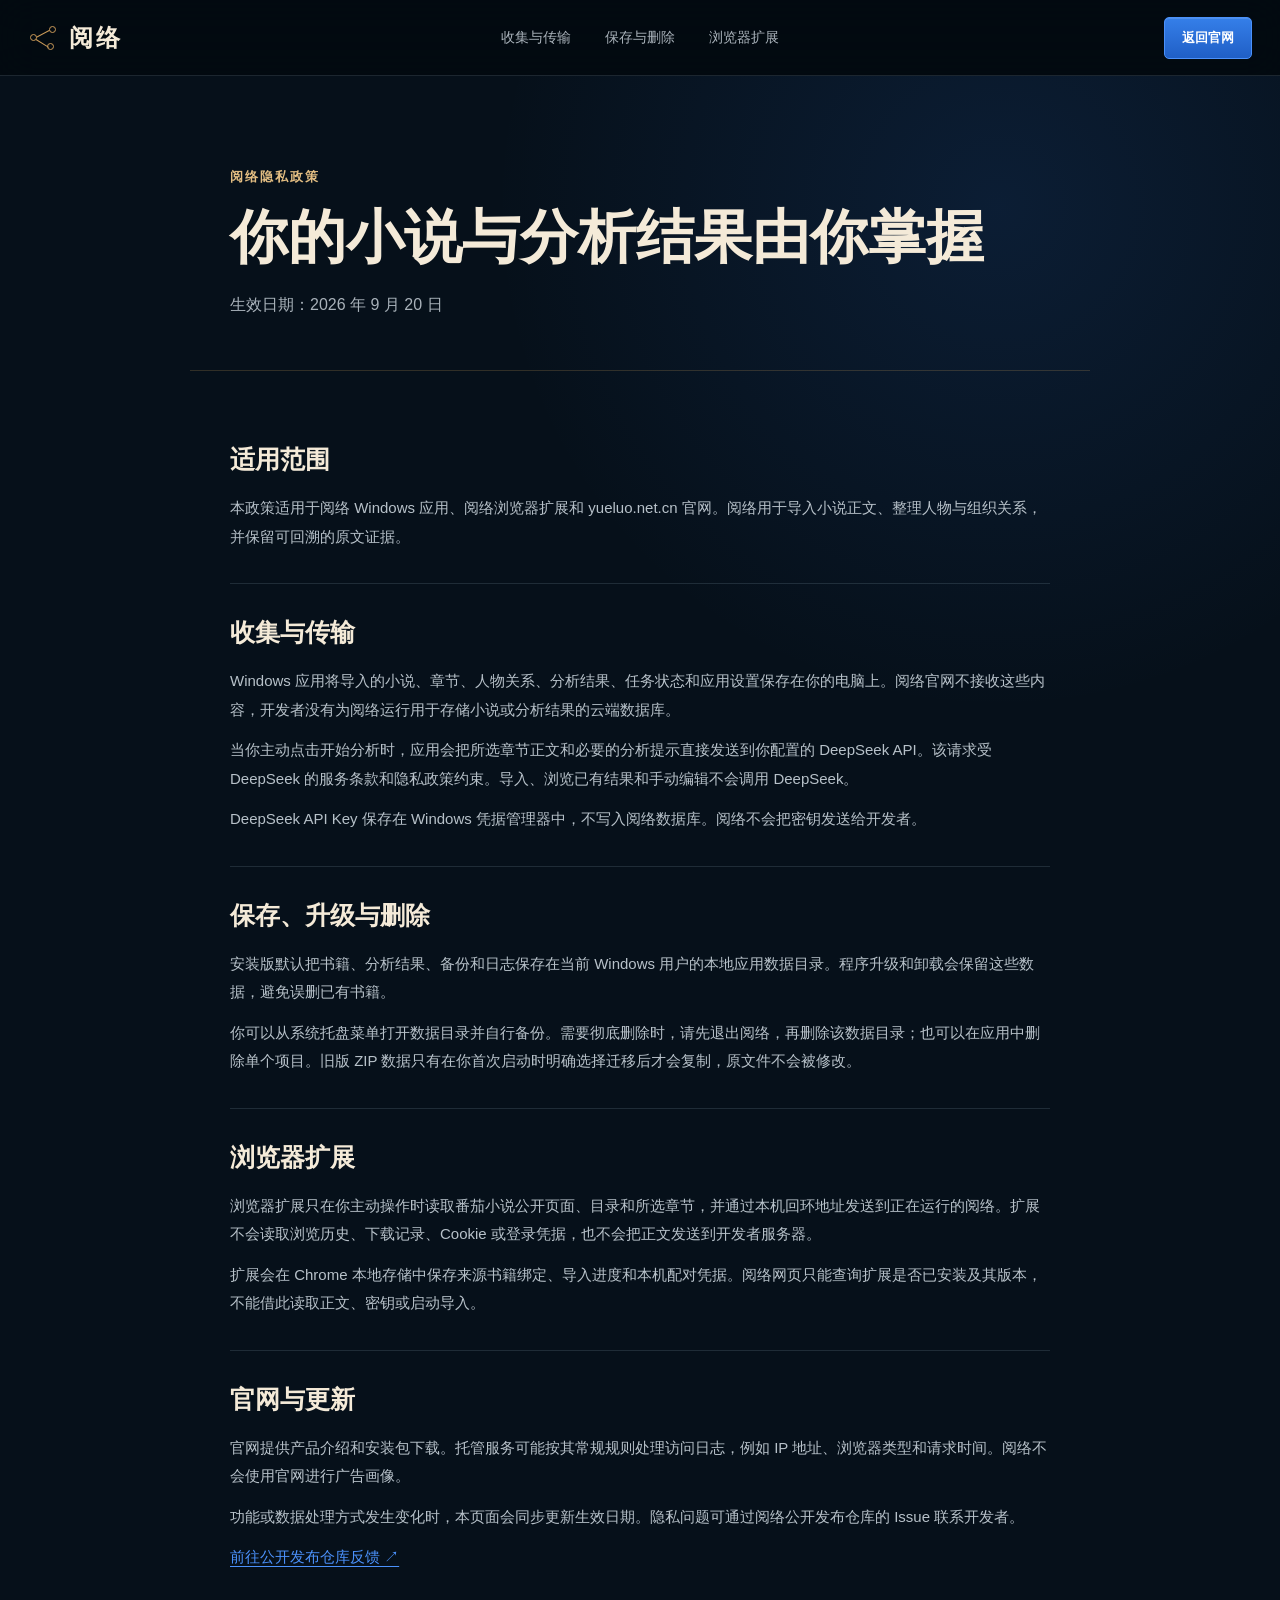
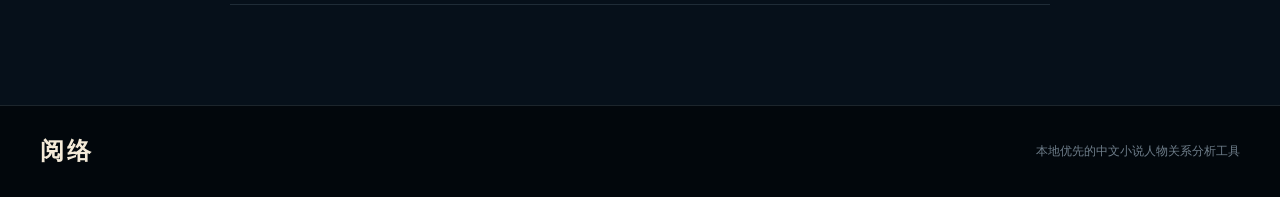
<file: privacy.html>
<!doctype html>
<html lang="zh-CN">
  <head>
    <meta charset="utf-8">
    <meta name="viewport" content="width=device-width, initial-scale=1">
    <meta name="theme-color" content="#07111c">
    <title>隐私政策 - 阅络</title>
    <meta name="description" content="阅络 Windows 应用和浏览器扩展的隐私政策，包括本地数据、DeepSeek 分析与数据删除说明。">
    <meta name="robots" content="index, follow">
    <link rel="canonical" href="https://yueluo.net.cn/privacy.html">
    <link rel="stylesheet" href="/styles.css?v=20260920-2">
  </head>
  <body>
    <header class="site-header">
      <a class="brand" href="/" aria-label="返回阅络首页">
        <span class="brand-mark" aria-hidden="true"><i></i><i></i><i></i></span>
        <span class="brand-name">阅络</span>
      </a>
      <nav class="site-nav" aria-label="隐私政策导航">
        <a href="#collection">收集与传输</a>
        <a href="#storage">保存与删除</a>
        <a href="#extension">浏览器扩展</a>
      </nav>
      <a class="header-download" href="/">返回官网</a>
    </header>

    <main class="legal-page">
      <header class="legal-hero">
        <p class="legal-kicker">阅络隐私政策</p>
        <h1>你的小说与分析结果由你掌握</h1>
        <p>生效日期：2026 年 9 月 20 日</p>
      </header>

      <article class="legal-content">
        <section>
          <h2>适用范围</h2>
          <p>本政策适用于阅络 Windows 应用、阅络浏览器扩展和 yueluo.net.cn 官网。阅络用于导入小说正文、整理人物与组织关系，并保留可回溯的原文证据。</p>
        </section>

        <section id="collection">
          <h2>收集与传输</h2>
          <p>Windows 应用将导入的小说、章节、人物关系、分析结果、任务状态和应用设置保存在你的电脑上。阅络官网不接收这些内容，开发者没有为阅络运行用于存储小说或分析结果的云端数据库。</p>
          <p>当你主动点击开始分析时，应用会把所选章节正文和必要的分析提示直接发送到你配置的 DeepSeek API。该请求受 DeepSeek 的服务条款和隐私政策约束。导入、浏览已有结果和手动编辑不会调用 DeepSeek。</p>
          <p>DeepSeek API Key 保存在 Windows 凭据管理器中，不写入阅络数据库。阅络不会把密钥发送给开发者。</p>
        </section>

        <section id="storage">
          <h2>保存、升级与删除</h2>
          <p>安装版默认把书籍、分析结果、备份和日志保存在当前 Windows 用户的本地应用数据目录。程序升级和卸载会保留这些数据，避免误删已有书籍。</p>
          <p>你可以从系统托盘菜单打开数据目录并自行备份。需要彻底删除时，请先退出阅络，再删除该数据目录；也可以在应用中删除单个项目。旧版 ZIP 数据只有在你首次启动时明确选择迁移后才会复制，原文件不会被修改。</p>
        </section>

        <section id="extension">
          <h2>浏览器扩展</h2>
          <p>浏览器扩展只在你主动操作时读取番茄小说公开页面、目录和所选章节，并通过本机回环地址发送到正在运行的阅络。扩展不会读取浏览历史、下载记录、Cookie 或登录凭据，也不会把正文发送到开发者服务器。</p>
          <p>扩展会在 Chrome 本地存储中保存来源书籍绑定、导入进度和本机配对凭据。阅络网页只能查询扩展是否已安装及其版本，不能借此读取正文、密钥或启动导入。</p>
        </section>

        <section>
          <h2>官网与更新</h2>
          <p>官网提供产品介绍和安装包下载。托管服务可能按其常规规则处理访问日志，例如 IP 地址、浏览器类型和请求时间。阅络不会使用官网进行广告画像。</p>
          <p>功能或数据处理方式发生变化时，本页面会同步更新生效日期。隐私问题可通过阅络公开发布仓库的 Issue 联系开发者。</p>
          <p><a href="https://github.com/liyuan9527110-sketch/yueluo-public/issues">前往公开发布仓库反馈 ↗</a></p>
        </section>
      </article>
    </main>

    <footer class="site-footer">
      <a class="brand" href="/"><span class="brand-name">阅络</span></a>
      <span>本地优先的中文小说人物关系分析工具</span>
    </footer>
  </body>
</html>
</file>
<file: styles.css>
:root {
  color-scheme: dark;
  --ink: #07111c;
  --ink-deep: #030a11;
  --ink-soft: #0b1925;
  --paper: #f2e8d6;
  --paper-deep: #decdb0;
  --text: #f4ead8;
  --muted: #a9b2ba;
  --subtle: #6f7e8b;
  --blue: #2f78e5;
  --blue-bright: #4b91fb;
  --gold: #c99a58;
  --gold-soft: #e2bd82;
  --line: rgba(201, 154, 88, 0.22);
  --line-cool: rgba(143, 169, 190, 0.18);
  --serif: "Noto Serif SC", "Songti SC", "STSong", "SimSun", serif;
  --sans: Inter, "Segoe UI", "Microsoft YaHei UI", "Microsoft YaHei", sans-serif;
}

* { box-sizing: border-box; }
html { scroll-behavior: smooth; scroll-padding-top: 76px; }
body { margin: 0; color: var(--text); background: var(--ink-deep); font-family: var(--sans); text-rendering: optimizeLegibility; }
a { color: inherit; text-decoration: none; }
svg { display: block; }

.site-header {
  height: 76px;
  padding: 0 max(28px, calc((100vw - 1440px) / 2));
  position: sticky;
  top: 0;
  z-index: 50;
  display: grid;
  grid-template-columns: 1fr auto 1fr;
  align-items: center;
  gap: 36px;
  background: rgba(3, 10, 17, 0.9);
  border-bottom: 1px solid var(--line-cool);
  backdrop-filter: blur(20px);
}

.brand { display: inline-flex; align-items: center; gap: 11px; width: fit-content; }
.brand-name { font-family: var(--serif); font-size: 24px; font-weight: 700; letter-spacing: 0.12em; }
.brand-mark { width: 30px; height: 30px; position: relative; display: block; }
.brand-mark i { width: 7px; height: 7px; position: absolute; border: 1px solid var(--gold); border-radius: 50%; background: var(--ink-deep); }
.brand-mark i:nth-child(1) { left: 2px; top: 11px; }
.brand-mark i:nth-child(2) { right: 2px; top: 3px; }
.brand-mark i:nth-child(3) { right: 4px; bottom: 3px; }
.brand-mark::before,
.brand-mark::after { content: ""; height: 1px; position: absolute; left: 8px; background: var(--gold); transform-origin: left center; }
.brand-mark::before { width: 16px; top: 14px; transform: rotate(-28deg); }
.brand-mark::after { width: 15px; top: 16px; transform: rotate(32deg); }

.site-nav { display: flex; align-items: center; gap: 34px; color: var(--muted); font-size: 14px; }
.site-nav a { position: relative; padding: 28px 0; }
.site-nav a::after { content: ""; height: 2px; position: absolute; left: 50%; right: 50%; bottom: 18px; background: var(--gold); transition: left 180ms ease, right 180ms ease; }
.site-nav a:hover,
.site-nav a:focus-visible { color: var(--text); }
.site-nav a:hover::after,
.site-nav a:focus-visible::after { left: 0; right: 0; }

.header-download { justify-self: end; min-height: 42px; padding: 0 17px; display: inline-flex; align-items: center; gap: 9px; color: white; background: linear-gradient(180deg, #357fe9, #205fc6); border: 1px solid #4b91fb; border-radius: 5px; box-shadow: inset 0 1px rgba(255,255,255,.13); font-size: 13px; font-weight: 700; }
.header-download svg { width: 17px; height: 17px; fill: currentColor; }

.hero { min-height: 700px; position: relative; overflow: hidden; background: radial-gradient(circle at 68% 46%, rgba(40, 99, 146, .14), transparent 36%), linear-gradient(135deg, #030a11 0%, #071522 52%, #040b12 100%); border-bottom: 1px solid var(--line); }
.hero::before { content: ""; width: 620px; height: 350px; position: absolute; left: -120px; bottom: -170px; opacity: .35; background: repeating-radial-gradient(ellipse at center, transparent 0 15px, rgba(201,154,88,.2) 16px 17px, transparent 18px 31px); transform: rotate(-8deg); }
.hero-grid { max-width: 1440px; min-height: 624px; margin: 0 auto; padding: 76px 40px 60px; display: grid; grid-template-columns: minmax(500px, .9fr) minmax(560px, 1.1fr); align-items: center; gap: 44px; }
.hero-copy { position: relative; z-index: 2; }
.hero h1 { margin: 0; max-width: 620px; font-family: var(--serif); font-size: clamp(44px, 3.4vw, 60px); font-weight: 700; line-height: 1.24; letter-spacing: .02em; text-wrap: balance; }
.hero-copy > p { max-width: 580px; margin: 26px 0 0; color: #b7c1c9; font-size: 17px; line-height: 1.9; }
.hero-actions { margin-top: 34px; display: flex; flex-wrap: wrap; gap: 13px; }
.button { min-height: 48px; padding: 0 19px; display: inline-flex; align-items: center; justify-content: center; gap: 9px; border: 1px solid transparent; border-radius: 5px; font-size: 14px; font-weight: 700; transition: transform 160ms ease, background 160ms ease, border-color 160ms ease, box-shadow 160ms ease; }
.button:hover,
.button:focus-visible,
.header-download:hover,
.header-download:focus-visible { transform: translateY(-2px); }
.button svg { width: 18px; height: 18px; fill: none; stroke: currentColor; stroke-width: 2; stroke-linecap: round; stroke-linejoin: round; }
.button-primary { color: white; background: linear-gradient(180deg, #357fe9, #205fc6); border-color: #4b91fb; box-shadow: 0 14px 32px rgba(32, 95, 198, .2), inset 0 1px rgba(255,255,255,.13); }
.button-primary:hover { box-shadow: 0 18px 40px rgba(32, 95, 198, .32), inset 0 1px rgba(255,255,255,.13); }
.button-secondary { color: #e7ddcd; background: rgba(9, 24, 36, .76); border-color: rgba(201, 154, 88, .42); }
.button-secondary:hover { background: rgba(16, 38, 55, .88); border-color: var(--gold); }

.product-stage { margin: 0; position: relative; z-index: 1; }
.product-stage::before { content: ""; position: absolute; inset: -10px; z-index: -1; border: 1px solid rgba(201,154,88,.4); box-shadow: 0 0 60px rgba(201,154,88,.15); }
.product-stage img { width: 100%; display: block; aspect-ratio: 16/10; object-fit: cover; border: 1px solid rgba(128, 161, 187, .38); box-shadow: 0 30px 80px rgba(0,0,0,.52); }
.product-stage figcaption { margin-top: 12px; color: var(--subtle); text-align: right; font-size: 11px; line-height: 1.6; }
.stage-line { position: absolute; z-index: -1; display: block; height: 1px; background: linear-gradient(90deg, transparent, var(--gold), transparent); }
.stage-line::after { content: ""; width: 7px; height: 7px; position: absolute; top: -3px; border-radius: 50%; background: var(--gold-soft); box-shadow: 0 0 16px var(--gold); }
.stage-line-one { width: 190px; left: -130px; top: 18%; transform: rotate(-12deg); }
.stage-line-two { width: 180px; right: -100px; bottom: 18%; transform: rotate(16deg); }
.stage-line-one::after { right: 20%; }
.stage-line-two::after { left: 32%; }
.story-rail { height: 76px; max-width: 1440px; margin: 0 auto; padding: 0 40px; display: flex; align-items: center; gap: 14px; color: rgba(201,154,88,.65); font-family: var(--serif); font-size: 13px; }
.story-rail i { width: 70px; height: 1px; position: relative; background: linear-gradient(90deg, rgba(201,154,88,.2), rgba(201,154,88,.72)); }
.story-rail i::after { content: ""; width: 5px; height: 5px; position: absolute; right: 0; top: -2px; border: 1px solid var(--gold); border-radius: 50%; background: var(--ink); }

.section { padding: 96px 40px; }
.section-heading { max-width: 720px; }
.section-heading.centered { margin: 0 auto; text-align: center; }
.section h2 { margin: 0; font-family: var(--serif); font-size: clamp(34px, 3vw, 48px); line-height: 1.3; letter-spacing: .04em; }
.section-heading p { margin: 16px 0 0; color: var(--muted); font-size: 15px; line-height: 1.8; }

.capability-section { background: #07131e; border-bottom: 1px solid var(--line); }
.capability-columns { max-width: 1160px; margin: 58px auto 0; display: grid; grid-template-columns: 1fr 1fr; }
.capability-columns article { min-height: 260px; padding: 18px 58px; display: grid; grid-template-columns: 62px 1fr; gap: 24px; }
.capability-columns article + article { border-left: 1px solid var(--line); }
.line-icon { width: 54px; height: 54px; display: grid; place-items: center; color: var(--gold); }
.line-icon svg { width: 48px; height: 48px; fill: none; stroke: currentColor; stroke-width: 1.6; stroke-linecap: round; stroke-linejoin: round; }
.capability-columns h3 { margin: 7px 0 22px; font-family: var(--serif); font-size: 26px; letter-spacing: .08em; }
.capability-columns ul { margin: 0; padding: 0; display: grid; gap: 13px; color: #aeb9c1; list-style: none; font-size: 14px; line-height: 1.65; }
.capability-columns li { padding-left: 17px; position: relative; }
.capability-columns li::before { content: ""; width: 4px; height: 4px; position: absolute; left: 0; top: .72em; border-radius: 50%; background: var(--gold); }

.evidence-section { position: relative; overflow: hidden; background: linear-gradient(180deg, #06111b, #07131e); border-bottom: 1px solid var(--line); }
.evidence-section::after { content: ""; width: 340px; height: 340px; position: absolute; right: -110px; bottom: 40px; opacity: .2; border: 1px solid var(--gold); border-radius: 50%; box-shadow: 0 0 0 36px transparent, 0 0 0 37px rgba(201,154,88,.35), 0 0 0 78px transparent, 0 0 0 79px rgba(201,154,88,.2); }
.evidence-layout { max-width: 1240px; margin: 50px auto 0; display: grid; grid-template-columns: .92fr 1.08fr; position: relative; z-index: 1; border: 1px solid var(--line); }
.reading-note { min-height: 420px; padding: 35px 38px; color: #3b3a36; background: var(--paper); box-shadow: inset -18px 0 40px rgba(104, 82, 50, .08); }
.note-item { padding-bottom: 20px; }
.note-item span { color: #635845; font-family: var(--serif); font-size: 14px; font-weight: 700; }
.note-item p { margin: 8px 0 0; color: #5e5a52; font-size: 12px; line-height: 1.75; }
.relation-scale { margin: 1px 0 24px; display: grid; grid-template-columns: auto 1fr auto 1fr auto; align-items: center; gap: 8px; color: #736b60; font-size: 11px; }
.relation-scale i { height: 2px; background: linear-gradient(90deg, #7d8b9b, #2f78e5); }
.relation-scale i:nth-of-type(2) { background: linear-gradient(90deg, #2f78e5, #d15a5a); }
.relation-scale b { color: #2f78e5; font-weight: 700; }
.reading-note blockquote { margin: 0; padding: 18px 0 0 28px; position: relative; color: #46413a; border-top: 1px solid rgba(90, 78, 60, .18); font-family: var(--serif); font-size: 13px; line-height: 1.9; }
.reading-note blockquote::before { content: "“"; position: absolute; left: 0; top: 8px; color: #2f668d; font-size: 32px; }
.reading-note cite { display: block; margin-top: 9px; color: #8b8173; text-align: right; font-size: 10px; font-style: normal; }
.timeline-panel { min-height: 420px; padding: 34px 40px; background: rgba(7, 19, 30, .9); }
.timeline-panel header { display: flex; align-items: baseline; gap: 8px; font-family: var(--serif); font-size: 19px; }
.timeline-panel header small { color: var(--subtle); font-family: var(--sans); font-size: 10px; }
.timeline-panel ol { margin: 26px 0 0; padding: 0; display: grid; gap: 0; list-style: none; }
.timeline-panel li { min-height: 74px; padding-left: 34px; position: relative; }
.timeline-panel li::before { content: ""; width: 1px; position: absolute; left: 7px; top: 16px; bottom: -1px; background: repeating-linear-gradient(to bottom, rgba(145,168,187,.5) 0 4px, transparent 4px 8px); }
.timeline-panel li:last-child::before { display: none; }
.timeline-panel li > i { width: 14px; height: 14px; position: absolute; left: 0; top: 2px; border: 3px solid #0a1824; border-radius: 50%; background: var(--blue-bright); }
.timeline-panel li:nth-child(2) > i { background: #78af79; }
.timeline-panel li:nth-child(3) > i { background: #d7a35c; }
.timeline-panel li:nth-child(4) > i { background: #dc6767; }
.timeline-panel strong { font-family: var(--serif); font-size: 13px; font-weight: 600; }
.timeline-panel p { margin: 6px 0 0; color: #8797a3; font-size: 11px; line-height: 1.6; }

.theme-section { background: #06101a; border-bottom: 1px solid var(--line); }
.theme-showcase { max-width: 1260px; margin: 50px auto 0; display: grid; grid-template-columns: repeat(5, 1fr); gap: 18px; }
.theme-card { margin: 0; padding: 8px 8px 16px; border: 1px solid var(--line-cool); background: #0a1723; transition: transform 180ms ease, border-color 180ms ease, box-shadow 180ms ease; }
.theme-card:hover { transform: translateY(-7px); border-color: var(--gold); box-shadow: 0 20px 44px rgba(0,0,0,.28); }
.theme-card h3 { margin: 13px 0 0; text-align: center; font-family: var(--serif); font-size: 17px; font-weight: 600; letter-spacing: .1em; }
.mini-shell { height: 190px; position: relative; overflow: hidden; border: 1px solid currentColor; background: currentColor; }
.mini-shell::before { content: ""; width: 31%; position: absolute; inset: 18px auto 0 0; opacity: .14; background: #fff; }
.mini-shell::after { content: ""; height: 17px; position: absolute; inset: 0 0 auto; opacity: .16; background: #fff; }
.mini-shell span { width: 26%; height: 14px; position: absolute; left: 3%; top: 30px; border: 1px solid currentColor; filter: invert(1); opacity: .5; }
.mini-shell i,
.mini-shell b,
.mini-shell em { width: 17px; height: 17px; position: absolute; border: 2px solid; border-radius: 50%; background: transparent; box-shadow: 0 0 0 8px rgba(255,255,255,.04); }
.mini-shell i { left: 47%; top: 42%; }
.mini-shell b { left: 68%; top: 30%; }
.mini-shell em { left: 72%; top: 67%; }
.mini-shell i::after,
.mini-shell b::after { content: ""; width: 56px; height: 1px; position: absolute; left: 14px; top: 7px; background: currentColor; transform: rotate(-22deg); }
.theme-ink { color: #dceaf6; }.theme-ink .mini-shell { background: #071521; border-color: #2e7df4; }.theme-ink .mini-shell i,.theme-ink .mini-shell b,.theme-ink .mini-shell em { color: #4b91fb; }
.theme-cute { color: #633f4b; background: #f8e7eb; border-color: #ed9aac; }.theme-cute .mini-shell { background: #fff6f7; border-color: #ee7894; }.theme-cute .mini-shell i,.theme-cute .mini-shell b,.theme-cute .mini-shell em { color: #ee7894; }
.theme-cyber { color: #f0d9ff; background: #120b20; border-color: #a742c7; }.theme-cyber .mini-shell { background: #090712; border-color: #37f4d3; }.theme-cyber .mini-shell i,.theme-cyber .mini-shell b,.theme-cyber .mini-shell em { color: #e04cff; }
.theme-pastoral { color: #dfe8d6; background: #263423; border-color: #718a62; }.theme-pastoral .mini-shell { background: #354331; border-color: #8aa174; }.theme-pastoral .mini-shell i,.theme-pastoral .mini-shell b,.theme-pastoral .mini-shell em { color: #abc98d; }
.theme-minimal { color: #303a43; background: #eceff2; border-color: #c7cdd3; }.theme-minimal .mini-shell { background: #fff; border-color: #b7c1ca; }.theme-minimal .mini-shell i,.theme-minimal .mini-shell b,.theme-minimal .mini-shell em { color: #2367d1; }

.privacy-section { position: relative; overflow: hidden; background: #07131e; border-bottom: 1px solid var(--line); }
.privacy-rail { max-width: 1240px; margin: 54px auto 0; display: grid; grid-template-columns: repeat(3, 1fr); }
.privacy-rail article { padding: 8px 34px; display: grid; grid-template-columns: 54px 1fr; gap: 22px; }
.privacy-rail article + article { border-left: 1px solid var(--line); }
.privacy-rail svg { width: 50px; height: 50px; fill: none; stroke: var(--gold); stroke-width: 1.7; stroke-linecap: round; stroke-linejoin: round; }
.privacy-rail h3 { margin: 3px 0 8px; font-family: var(--serif); font-size: 17px; }
.privacy-rail p { margin: 0; color: var(--muted); font-size: 12px; line-height: 1.7; }

.download-section,
.download-panel { position: relative; overflow: hidden; text-align: center; background: radial-gradient(circle at 50% 118%, rgba(47,120,229,.2), transparent 34%), #050e17; }
.download-section::before { content: ""; width: 420px; height: 240px; position: absolute; right: -70px; bottom: -110px; opacity: .28; background: repeating-radial-gradient(ellipse at center, transparent 0 14px, rgba(201,154,88,.2) 15px 16px, transparent 17px 29px); }
.steps { max-width: 1100px; margin: 52px auto 38px; padding: 0; display: grid; grid-template-columns: repeat(3, 1fr); list-style: none; text-align: left; }
.steps li { min-height: 92px; padding: 0 42px; position: relative; display: grid; grid-template-columns: 42px 1fr; gap: 15px; align-items: start; }
.steps li + li { border-left: 1px solid var(--line); }
.steps strong { width: 36px; height: 36px; display: grid; place-items: center; color: var(--gold-soft); border: 1px solid var(--gold); border-radius: 50%; font-family: var(--serif); font-size: 17px; }
.steps span { display: block; margin-top: 3px; font-family: var(--serif); font-size: 16px; font-weight: 700; }
.steps p { margin: 7px 0 0; color: var(--muted); font-size: 11px; line-height: 1.6; }
.final-download { min-width: 310px; }
.final-download svg { fill: currentColor; stroke: none; }
.download-version { margin: 16px 0 0; display: flex; align-items: center; justify-content: center; gap: 6px; color: #c5d2dc; font-size: 12px; }
.download-version > span { width: 7px; height: 7px; border-radius: 50%; background: #63c48c; box-shadow: 0 0 12px rgba(99,196,140,.55); }
.download-version strong { color: white; font-size: 13px; }
.download-version small { color: var(--subtle); font-size: 11px; }
.download-note { margin: 14px 0 0; color: var(--subtle); font-size: 11px; }

.site-footer { min-height: 92px; padding: 0 max(40px, calc((100vw - 1360px) / 2)); display: flex; align-items: center; justify-content: space-between; gap: 24px; color: var(--subtle); background: #02070c; border-top: 1px solid var(--line-cool); font-size: 12px; }
.site-footer .brand { color: var(--text); }

.not-found { min-height: 100vh; padding: 8vw; display: grid; align-content: center; gap: 42px; background: radial-gradient(circle at 75% 20%, rgba(47,120,229,.12), transparent 34%), var(--ink-deep); }
.not-found section { max-width: 600px; }
.not-found h1 { margin: 0; font-family: var(--serif); font-size: 52px; }
.not-found p { margin: 20px 0 28px; color: var(--muted); font-size: 16px; line-height: 1.8; }

.legal-page { min-height: calc(100vh - 92px); background: radial-gradient(circle at 78% 8%, rgba(47,120,229,.13), transparent 28%), #06101a; }
.legal-hero { max-width: 900px; margin: 0 auto; padding: 92px 40px 54px; border-bottom: 1px solid var(--line); }
.legal-kicker { margin: 0 0 14px; color: var(--gold-soft); font-size: 13px; font-weight: 700; letter-spacing: .16em; }
.legal-hero h1 { margin: 0; font-family: var(--serif); font-size: clamp(38px, 5vw, 58px); line-height: 1.3; }
.legal-hero > p:last-child { margin: 20px 0 0; color: var(--muted); }
.legal-content { max-width: 900px; margin: 0 auto; padding: 40px 40px 100px; }
.legal-content section { padding: 32px 0; border-bottom: 1px solid var(--line-cool); }
.legal-content h2 { margin: 0 0 18px; font-family: var(--serif); font-size: 25px; }
.legal-content p { margin: 12px 0 0; color: #b7c1c9; font-size: 15px; line-height: 1.9; }
.legal-content a { color: var(--blue-bright); text-decoration: underline; text-underline-offset: 4px; }

@media (max-width: 1100px) {
  .site-header { grid-template-columns: 1fr auto; padding: 0 24px; }
  .site-nav { display: none; }
  .hero-grid { grid-template-columns: 1fr; padding: 64px 28px 50px; }
  .hero-copy { max-width: 720px; }
  .hero h1 { font-size: 54px; }
  .product-stage { max-width: 900px; }
  .story-rail { padding: 0 28px; }
  .theme-showcase { grid-template-columns: repeat(3, 1fr); }
  .privacy-rail { gap: 28px; }
  .privacy-rail article { grid-template-columns: 1fr; padding: 0 20px; text-align: center; }
  .privacy-rail svg { margin: 0 auto; }
  .steps li { padding: 0 24px; }
}

@media (max-width: 760px) {
  html { scroll-padding-top: 66px; }
  .site-header { height: 66px; }
  .brand-name { font-size: 21px; }
  .header-download { min-height: 38px; padding: 0 12px; font-size: 12px; }
  .header-download svg { display: none; }
  .hero-grid { padding: 52px 20px 38px; gap: 44px; }
  .hero h1 { font-size: clamp(38px, 11vw, 50px); }
  .hero-copy > p { font-size: 15px; }
  .hero-actions { flex-direction: column; }
  .hero-actions .button { width: 100%; }
  .product-stage::before { inset: -5px; }
  .product-stage figcaption { text-align: left; }
  .story-rail { height: 66px; padding: 0 20px; overflow: hidden; }
  .story-rail i { min-width: 34px; }
  .section { padding: 72px 20px; }
  .section h2 { font-size: 34px; }
  .capability-columns { grid-template-columns: 1fr; margin-top: 38px; }
  .capability-columns article { padding: 30px 8px; grid-template-columns: 48px 1fr; gap: 18px; }
  .capability-columns article + article { border-left: 0; border-top: 1px solid var(--line); }
  .line-icon,
  .line-icon svg { width: 42px; height: 42px; }
  .evidence-layout { grid-template-columns: 1fr; }
  .reading-note,
  .timeline-panel { min-height: auto; padding: 28px 24px; }
  .theme-showcase { grid-template-columns: repeat(2, 1fr); gap: 12px; }
  .mini-shell { height: 148px; }
  .privacy-rail { grid-template-columns: 1fr; }
  .privacy-rail article + article { padding-top: 28px; border-left: 0; border-top: 1px solid var(--line); }
  .steps { grid-template-columns: 1fr; gap: 0; }
  .steps li { min-height: auto; padding: 24px 0; }
  .steps li + li { border-left: 0; border-top: 1px solid var(--line); }
  .final-download { width: 100%; min-width: 0; }
  .site-footer { min-height: 112px; padding: 24px 20px; align-items: flex-start; flex-direction: column; justify-content: center; }
  .legal-hero { padding: 64px 20px 38px; }
  .legal-content { padding: 24px 20px 72px; }
}

@media (max-width: 460px) {
  .site-header { padding: 0 16px; }
  .brand-mark { display: none; }
  .header-download { padding: 0 10px; }
  .theme-showcase { grid-template-columns: 1fr; }
  .mini-shell { height: 180px; }
}

@media (prefers-reduced-motion: reduce) {
  html { scroll-behavior: auto; }
  *, *::before, *::after { transition-duration: 0.01ms !important; animation-duration: 0.01ms !important; animation-iteration-count: 1 !important; }
}
</file>
